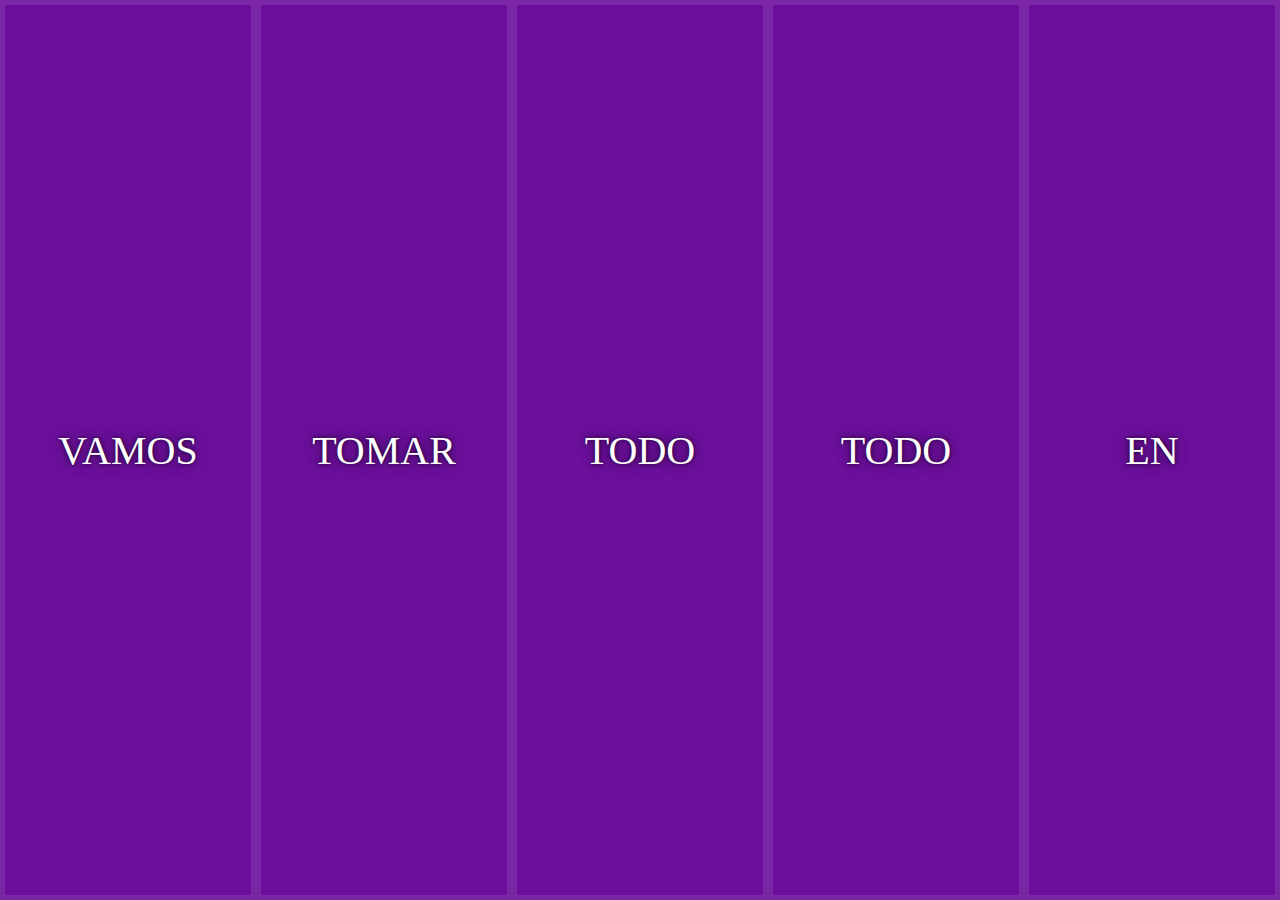
<file: js30/Galeria/index.html>
<!DOCTYPE html>
<html lang="en">
<head>
    <meta charset="UTF-8">
    <meta http-equiv="X-UA-Compatible" content="IE=edge">
    <meta name="viewport" content="width=device-width, initial-scale=1.0">
    <title>Galeria</title>
    <link rel="stylesheet" href="style.css">
</head>
<body>
    <div class="panels">
        <div class="panel panel1">
            <p>Hola</p>
            <p>Vamos</p>
            <p>A Bailar</p>
        </div>
        <div class="panel panel2">
            <p>Dar</p>
            <p>Tomar</p>
            <p>Recibir</p>
        </div>
        <div class="panel panel3">
            <p>Experimentalo</p>
            <p>Todo</p>
            <p>Hoy</p>
        </div>
        <div class="panel panel4">
            <p>Da</p>
            <p>Todo</p>
            <p>Lo que puedas</p>
        </div>
        <div class="panel panel5">
            <p>Vida</p>
            <p>En</p>
            <p>Movimiento</p>
        </div>
    </div>

    <script src="main.js"></script>
</body>
</html>
</file>
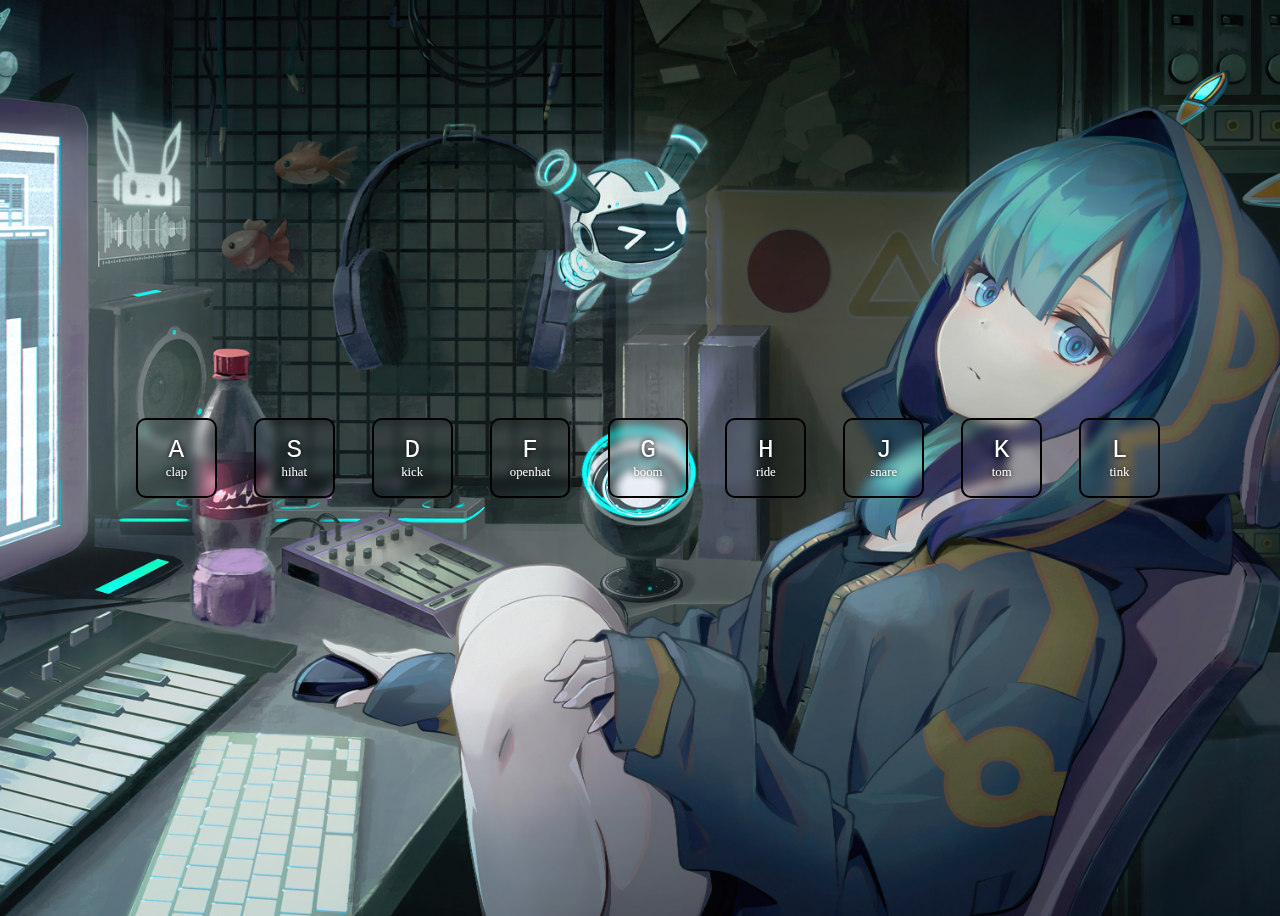
<file: js30/js drum kit/index.html>
<!DOCTYPE html>
<html lang="en">
<head>
    <meta charset="UTF-8">
    <meta http-equiv="X-UA-Compatible" content="IE=edge">
    <meta name="viewport" content="width=device-width, initial-scale=1.0">
    <title>Drum kit</title>
    <link rel="stylesheet" href="style.css">
</head>
<body>

    <div class="keys">
        <div data-key="65" class="key ">
            <kbd>A</kbd>
            <span class="sound">clap</span>
        </div>
        <div data-key="83" class="key">
            <kbd>S</kbd>
            <span class="sound">hihat</span>
        </div>
        <div data-key="68" class="key">
            <kbd>D</kbd>
            <span class="sound">kick</span>
        </div>
        <div data-key="70"  class="key">
            <kbd>F</kbd>
            <span class="sound">openhat</span>
        </div>
        <div data-key="71"  class="key">
            <kbd>G</kbd>
            <span class="sound">boom</span>
        </div>
        <div data-key="72"  class="key">
            <kbd>H</kbd>
            <span class="sound">ride</span>
        </div>
        <div data-key="74" class="key">
            <kbd>J</kbd>
            <span class="sound">snare</span>
        </div>
        <div data-key="75" class="key">
            <kbd>K</kbd>
            <span class="sound">tom</span>
        </div>
        <div data-key="76" class="key">
            <kbd>L</kbd>
            <span class="sound">tink</span>
        </div>
    </div>

    <audio data-key="65" src="sounds/clap.wav"></audio>
    <audio data-key="83" src="sounds/hithat.wav"></audio>
    <audio data-key="68" src="sounds/kick.wav"></audio>
    <audio data-key="70" src="sounds/openhat.wav"></audio>
    <audio data-key="71" src="sounds/boom.wav"></audio>
    <audio data-key="72" src="sounds/ride.wav"></audio>
    <audio data-key="74" src="sounds/snare.wav"></audio>
    <audio data-key="75" src="sounds/tom.wav"></audio>
    <audio data-key="76" src="sounds/tink.wav"></audio>
    <script src="main.js">
        
    </script>
</body>
</html>
</file>
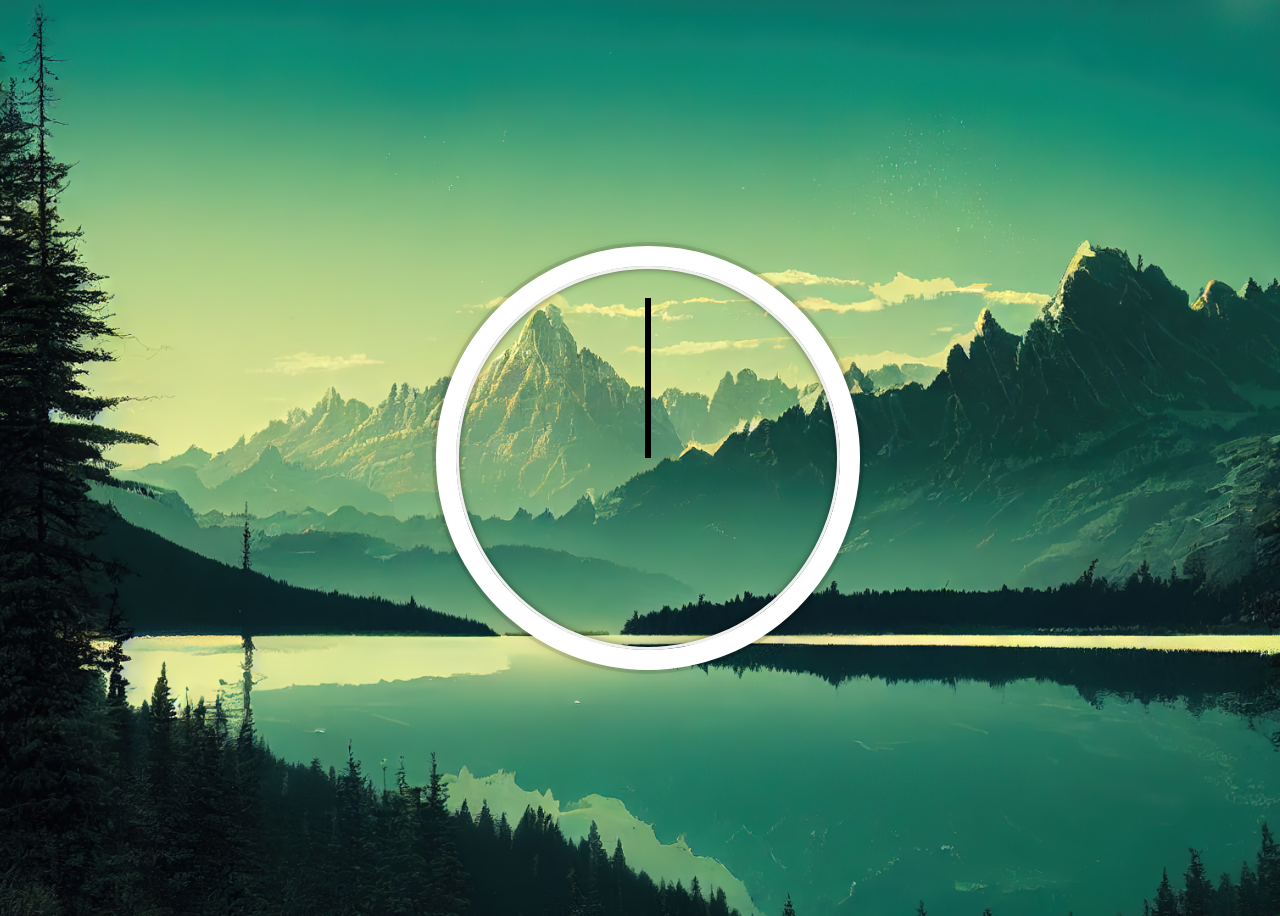
<file: js30/reloj css js/index.html>
<!DOCTYPE html>
<html lang="en">
<head>
    <meta charset="UTF-8">
    <meta http-equiv="X-UA-Compatible" content="IE=edge">
    <meta name="viewport" content="width=device-width, initial-scale=1.0">
    <title>Reloj</title>
    <link rel="stylesheet" href="style.css">
</head>
<body>
    
    <div class="clock">
        <div class="clock-face">
            <div class="hand hour-hand"></div>
            <div class="hand min-hand"></div>
            <div class="hand second-hand"></div>
        </div>
    </div>



    <script src="main.js"></script>
</body>
</html>
</file>
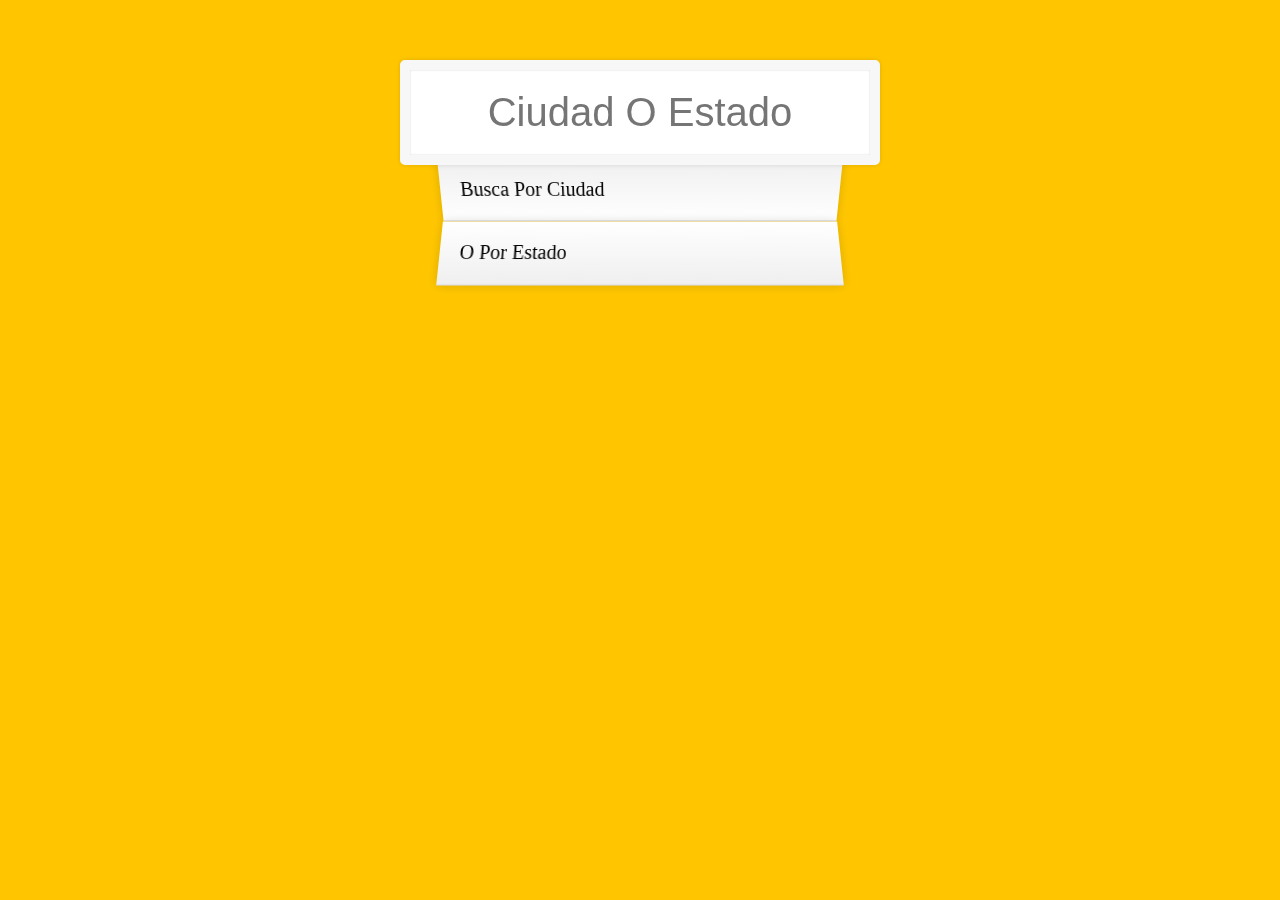
<file: js30/Type ahead/index.html>
<!DOCTYPE html>
<html lang="en">
<head>
    <meta charset="UTF-8">
    <meta http-equiv="X-UA-Compatible" content="IE=edge">
    <meta name="viewport" content="width=device-width, initial-scale=1.0">
    <title>Type Ahead</title>
    <link rel="stylesheet" href="style.css">
</head>
<body>
    
    <form class="search-form">
        <input type="text" class="search" placeholder="Ciudad O Estado">
        <ul class="suggestions">
          <li>Busca por ciudad</li>
          <li>o por estado</li>
        </ul>
    </form>

    <script src="main2.js"></script>
</body>
</html>
</file>
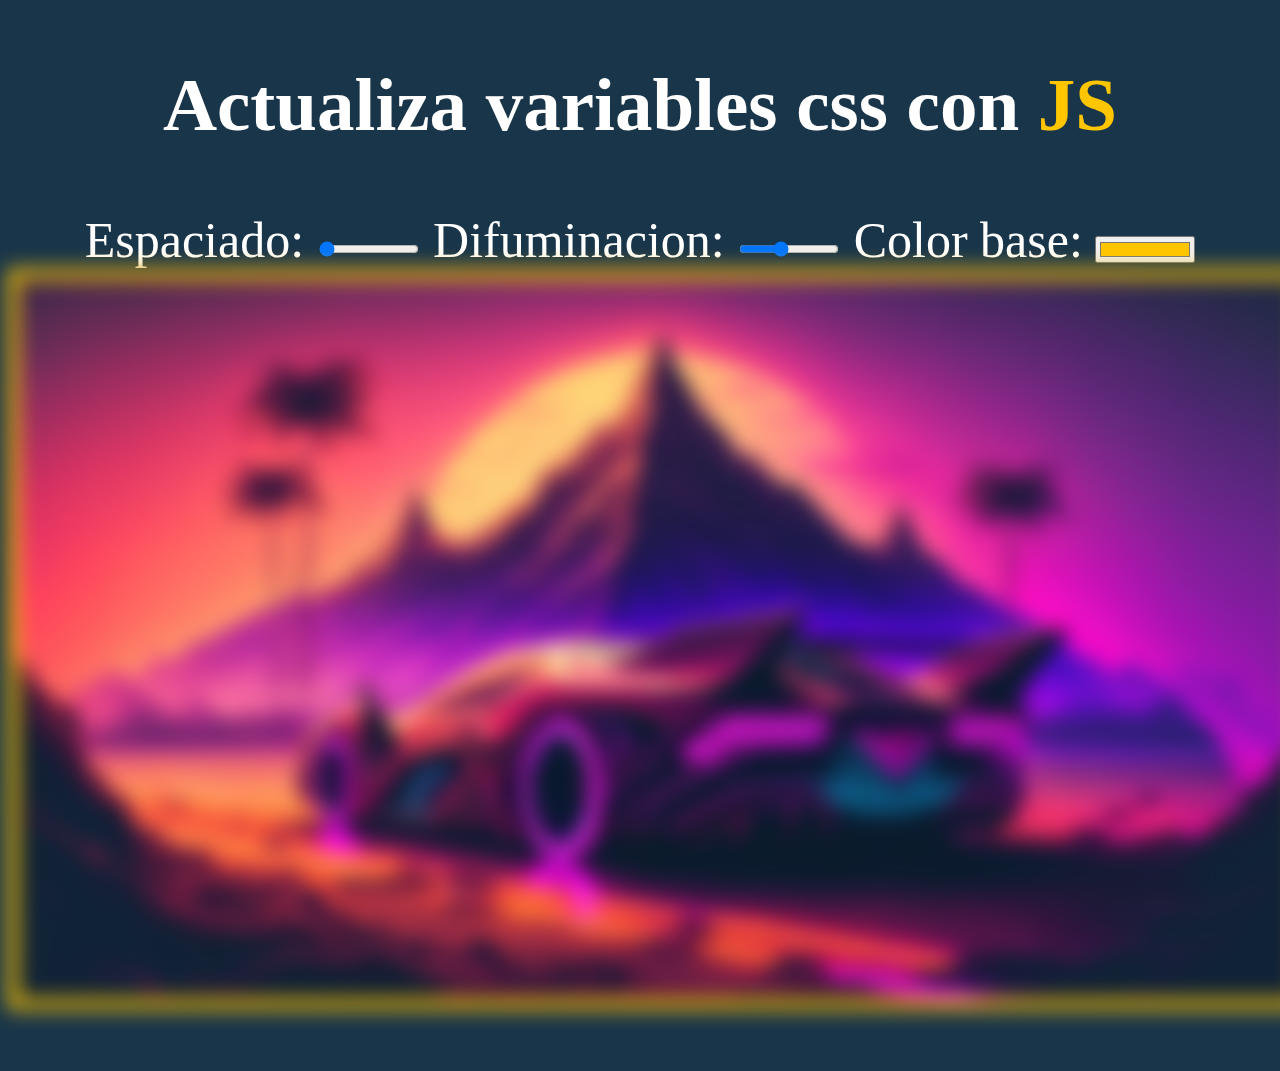
<file: js30/variables css/index.html>
<!DOCTYPE html>
<html lang="en">
<head>
    <meta charset="UTF-8">
    <meta http-equiv="X-UA-Compatible" content="IE=edge">
    <meta name="viewport" content="width=device-width, initial-scale=1.0">
    <title>Variables css</title>
    <link rel="stylesheet" href="style.css">
</head>
<body>
    <h2>Actualiza variables css con <span class="h1">JS</span></h2>

    <div class="controls">
        <label for="spacing">Espaciado:</label>
        <input type="range" name="spacing" min="10" max="200" value="10" data-sizing="px">


        <label for="blur">Difuminacion:</label>
        <input type="range" name="blur" min="0" max="25" value="10" data-sizing="px">

        <label for="base">Color base:</label>
        <input type="color" name="base"  value="#ffc600">

        <img src="foto.jpg" alt="foto">
    </div>

    <script src="main.js"></script>
</body>
</html>
</file>
<file: js30/Galeria/style.css>
html{
    box-sizing: border-box;
    background: #ffc600;
    font-family: 'helvetica neue';
    font-size: 20px;
    font-weight: 200;
}

body{
    margin: 0;
}

*,  *:before, *:after{
    box-sizing: inherit;
}

.panels{
    min-height: 100vh;
   
    overflow: hidden;
    display: flex;
    
}

.panel{
    overflow: hidden;
    width: 1px;
    background: #6B0F9C;
    box-shadow: inset 0 0 0 5px rgba(255,255,255,0.1);
    color: white;

    display: flex;
    flex-direction: column;
    text-align: center;
    align-items: center;

    transition:
        font-size 0.7s cubic-bezier(0.61,-0.19, 0.7,-0.11),
        flex 0.7s cubic-bezier(0.61,-0.19, 0.7,-0.11),
        background 0.2s;
    font-size: 20px;
    background-size: cover;
    background-position: center;

    flex: 1;

    justify-content: center;
    display: flex;
    flex-direction: column;
}

.panel1 { background-image:url(https://source.unsplash.com/gYl-UtwNg_I/1500x1500); }
.panel2 { background-image:url(https://source.unsplash.com/rFKUFzjPYiQ/1500x1500); }
.panel3 { background-image:url(https://images.unsplash.com/photo-1465188162913-8fb5709d6d57?ixlib=rb-0.3.5&q=80&fm=jpg&crop=faces&cs=tinysrgb&w=1500&h=1500&fit=crop&s=967e8a713a4e395260793fc8c802901d); }
.panel4 { background-image:url(https://source.unsplash.com/ITjiVXcwVng/1500x1500); }
.panel5 { background-image:url(https://source.unsplash.com/3MNzGlQM7qs/1500x1500); }

.panel > *{
    margin: 0;
    width: 100%;
    transition: transform .5s;
    display: flex;
    flex: 1 0 auto;
    justify-content: center;
    align-items: center;
}

.panel > *:first-child{ transform: translateY(-100%);}
.panel > *:last-child { transform: translateY(100%);}
.panel.open-active > *:first-child{ transform: translateY(0);}
.panel.open-active > *:last-child { transform: translateY(0);}


.panel p {
    text-transform: uppercase;
    font-family: 'Amatic SC', cursive;
    text-shadow: 0 0 4px rgba(0, 0, 0, 0.72), 0 0 14px rgba(0, 0, 0, 0.45);
    font-size: 1em;
}

.panel p:nth-child(2) {
    font-size: 2em;
}

.panel.open {
    font-size: 40px;
    flex: 5;
}
</file>
<file: js30/js drum kit/style.css>
body{
    background: url(fondo.jpg);
    width: 100%;
    height: 100vh;
    background-size: cover;
    background-position: center;
    display: flex;
    align-items: center;
    justify-content: center;
    overflow: hidden;
}


.keys{
    width: 80%;
    display: flex;
    flex-direction: row;
    justify-content: space-between;

}

.key{
    display: flex;
    flex-direction: column;
    width: 6vw;
    height: 6vw;
    background: transparent;
    backdrop-filter:blur(5px);
    justify-content: center;
    align-items: center;

    border: 2px solid black ;
    border-radius: 10px;

    color: #fff;
    font-size: 2em;

    transition: all 0.07s;
    text-shadow: 0 0 5px black;

}

.key .sound{
    font-size: .4em;
}


.playing{
    transform: scale(1.1);
    border: 2px solid #ffd700;
    box-shadow: 0 0 10px #FFD700;
    color: #FFD700;
}
</file>
<file: js30/reloj css js/style.css>
body{
    width: 100%;
    height: 100vh;
    background:url(fondo.jpg) no-repeat;
    background-size: cover;
    background-position: center;
    display: flex;
    align-items: center;
    justify-content: center;
    overflow: hidden;
}

.clock {
    width: 20rem;
    height: 20rem;
    border: 20px solid white;
    border-radius: 50%;
    margin: 50px auto;
    position: relative;
    padding: 2rem;
    box-shadow:
      0 0 0 4px rgba(0,0,0,0.1),
      inset 0 0 0 3px #EFEFEF,
      inset 0 0 10px black,
      0 0 10px rgba(0,0,0,0.2);
}


.clock-face {
    position: relative;
    width: 100%;
    height: 100%;
    transform: translateY(-3px); /* account for the height of the clock hands */
}

.hand {
    width: 50%;
    height: 6px;
    background: black;
    position: absolute;
    top: 50%;

    transform-origin: 100%;
    transform: rotate(90deg);

    transition-timing-function: cubic-bezier(.1,2.7,.58,1) ;
}
</file>
<file: js30/Type ahead/style.css>
html {
  box-sizing: border-box;
  background: #ffc600;
  font-family: 'helvetica neue';
  font-size: 20px;
  font-weight: 200;
}

*, *:before, *:after {
  box-sizing: inherit;
}

input {
  width: 100%;
  padding: 20px;
}

.search-form {
  max-width: 400px;
  margin: 50px auto;
}

input.search {
  margin: 0;
  text-align: center;
  outline: 0;
  border: 10px solid #F7F7F7;
  width: 120%;
  left: -10%;
  position: relative;
  top: 10px;
  z-index: 2;
  border-radius: 5px;
  font-size: 40px;
  box-shadow: 0 0 5px rgba(0, 0, 0, 0.12), inset 0 0 2px rgba(0, 0, 0, 0.19);
}

.suggestions {
  margin: 0;
  padding: 0;
  position: relative;
  /*perspective: 20px;*/
}

.suggestions li {
  background: white;
  list-style: none;
  border-bottom: 1px solid #D8D8D8;
  box-shadow: 0 0 10px rgba(0, 0, 0, 0.14);
  margin: 0;
  padding: 20px;
  transition: background 0.2s;
  display: flex;
  justify-content: space-between;
  text-transform: capitalize;
}

.suggestions li:nth-child(even) {
  transform: perspective(100px) rotateX(3deg) translateY(2px) scale(1.001);
  background: linear-gradient(to bottom,  #ffffff 0%,#EFEFEF 100%);
}

.suggestions li:nth-child(odd) {
  transform: perspective(100px) rotateX(-3deg) translateY(3px);
  background: linear-gradient(to top,  #ffffff 0%,#EFEFEF 100%);
}

span.population {
  font-size: 15px;
}

.hl {
  background: #ffc600;
}
</file>
<file: js30/variables css/style.css>
:root{
    --base: #ffc600;
    --spacing: 10px;
    --blur: 10px;
}



body{
    text-align: center;
    background: #193549;
    color: #fff;
    font-weight: 100;
    font-size: 50px;
}

img{
    padding: var(--spacing);
    background: var(--base);
    filter: blur(var(--blur));
    width: 100vw;
}

.h1{
    color: var(--base);
}

.controls{
    margin-bottom: 50px;
}

input{
    width: 100px;
}
</file>
